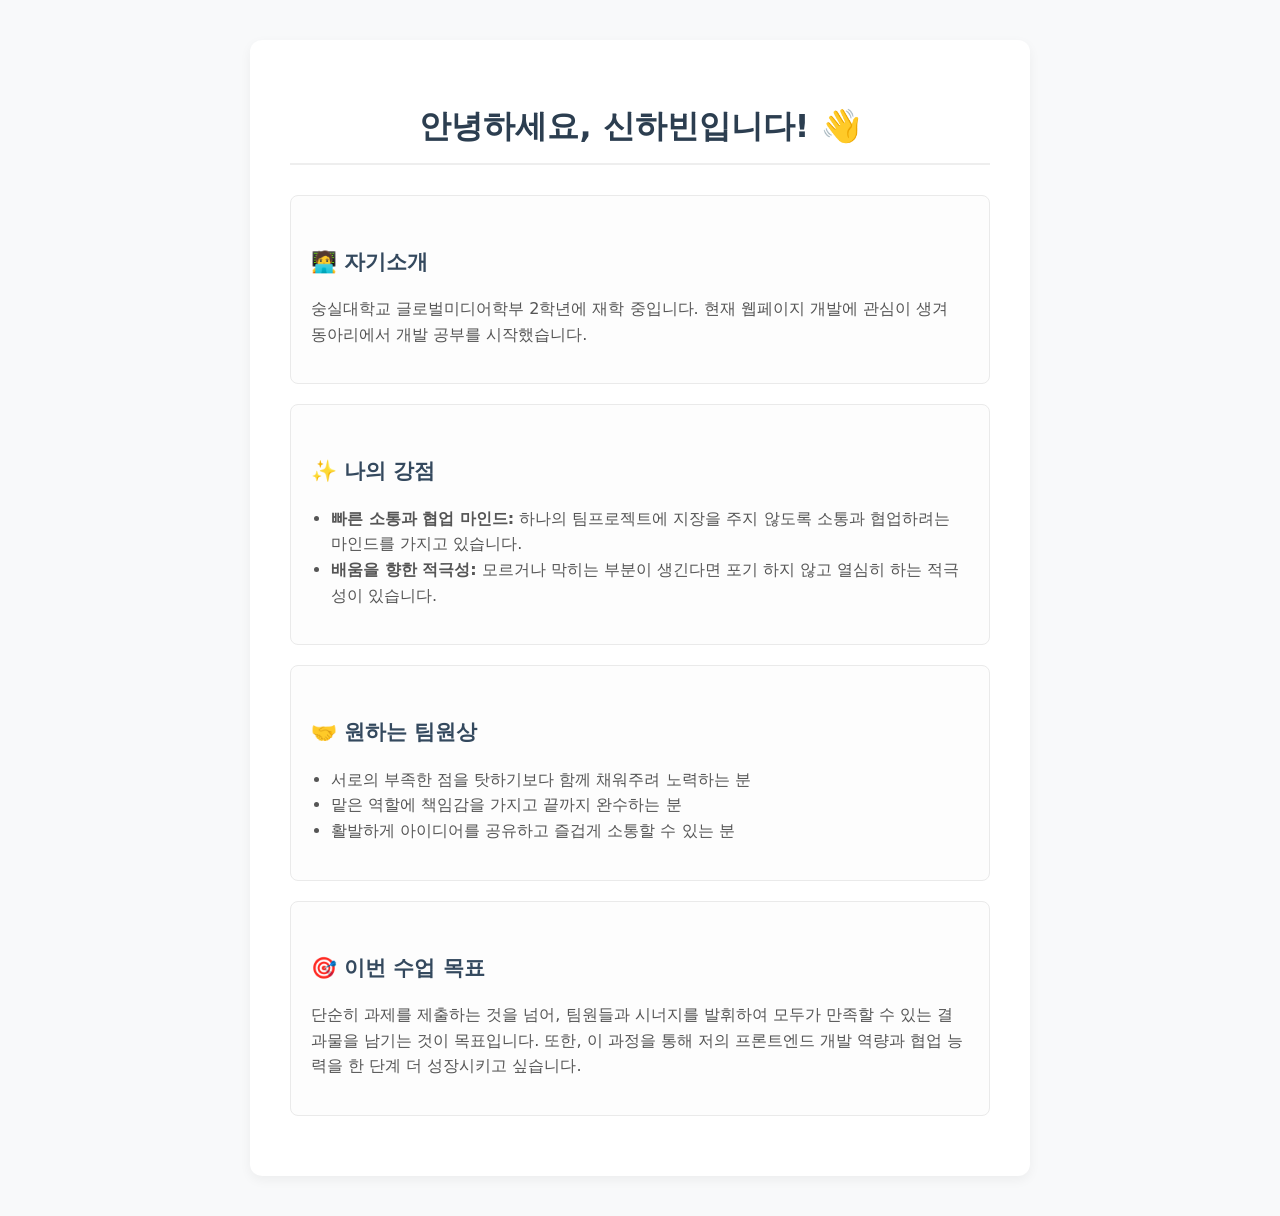
<file: index.html>
<!DOCTYPE html>
<html lang="ko">
<head>
    <meta charset="UTF-8">
    <meta name="viewport" content="width=device-width, initial-scale=1.0">
    <title>신하빈 - 팀빌딩 자기소개</title>
    <style>
        body {
            font-family: 'Pretendard', -apple-system, BlinkMacSystemFont, system-ui, Roboto, 'Helvetica Neue', 'Segoe UI', 'Apple SD Gothic Neo', 'Noto Sans KR', 'Malgun Gothic', sans-serif;
            background-color: #f8f9fa;
            color: #333;
            line-height: 1.6;
            margin: 0;
            padding: 40px 20px;
        }
        .container {
            max-width: 700px;
            margin: 0 auto;
            background-color: #ffffff;
            padding: 40px;
            border-radius: 12px;
            box-shadow: 0 4px 12px rgba(0,0,0,0.05);
        }
        h1 {
            color: #2c3e50;
            border-bottom: 2px solid #eee;
            padding-bottom: 10px;
            text-align: center;
            margin-bottom: 30px;
        }
        h2 {
            color: #34495e;
            font-size: 1.3rem;
            margin-top: 30px;
        }
        p, li {
            font-size: 1rem;
            color: #555;
        }
        .section {
            background-color: #fdfdfd;
            border: 1px solid #eaeaea;
            padding: 20px;
            border-radius: 8px;
            margin-bottom: 20px;
        }
        ul {
            padding-left: 20px;
        }
    </style>
</head>
<body>

    <div class="container">
        <header>
            <h1>안녕하세요, 신하빈입니다! 👋</h1>
        </header>

        <section class="section">
            <h2>🧑‍💻 자기소개</h2>
            <p>
                숭실대학교 글로벌미디어학부 2학년에 재학 중입니다. 현재 웹페이지 개발에 관심이 생겨 동아리에서 개발 공부를 시작했습니다.
            </p>
        </section>

        <section class="section">
            <h2>✨ 나의 강점</h2>
            <ul>
                <li><strong>빠른 소통과 협업 마인드:</strong> 하나의 팀프로젝트에 지장을 주지 않도록 소통과 협업하려는 마인드를 가지고 있습니다.</li>
                <li><strong>배움을 향한 적극성:</strong> 모르거나 막히는 부분이 생긴다면 포기 하지 않고 열심히 하는 적극성이 있습니다.</li>
            </ul>
        </section>

        <section class="section">
            <h2>🤝 원하는 팀원상</h2>
            <ul>
                <li>서로의 부족한 점을 탓하기보다 함께 채워주려 노력하는 분</li>
                <li>맡은 역할에 책임감을 가지고 끝까지 완수하는 분</li>
                <li>활발하게 아이디어를 공유하고 즐겁게 소통할 수 있는 분</li>
            </ul>
        </section>

        <section class="section">
            <h2>🎯 이번 수업 목표</h2>
            <p>
                단순히 과제를 제출하는 것을 넘어, 팀원들과 시너지를 발휘하여 모두가 만족할 수 있는 결과물을 남기는 것이 목표입니다. 또한, 이 과정을 통해 저의 프론트엔드 개발 역량과 협업 능력을 한 단계 더 성장시키고 싶습니다.
            </p>
        </section>
    </div>

</body>
</html>
</file>
